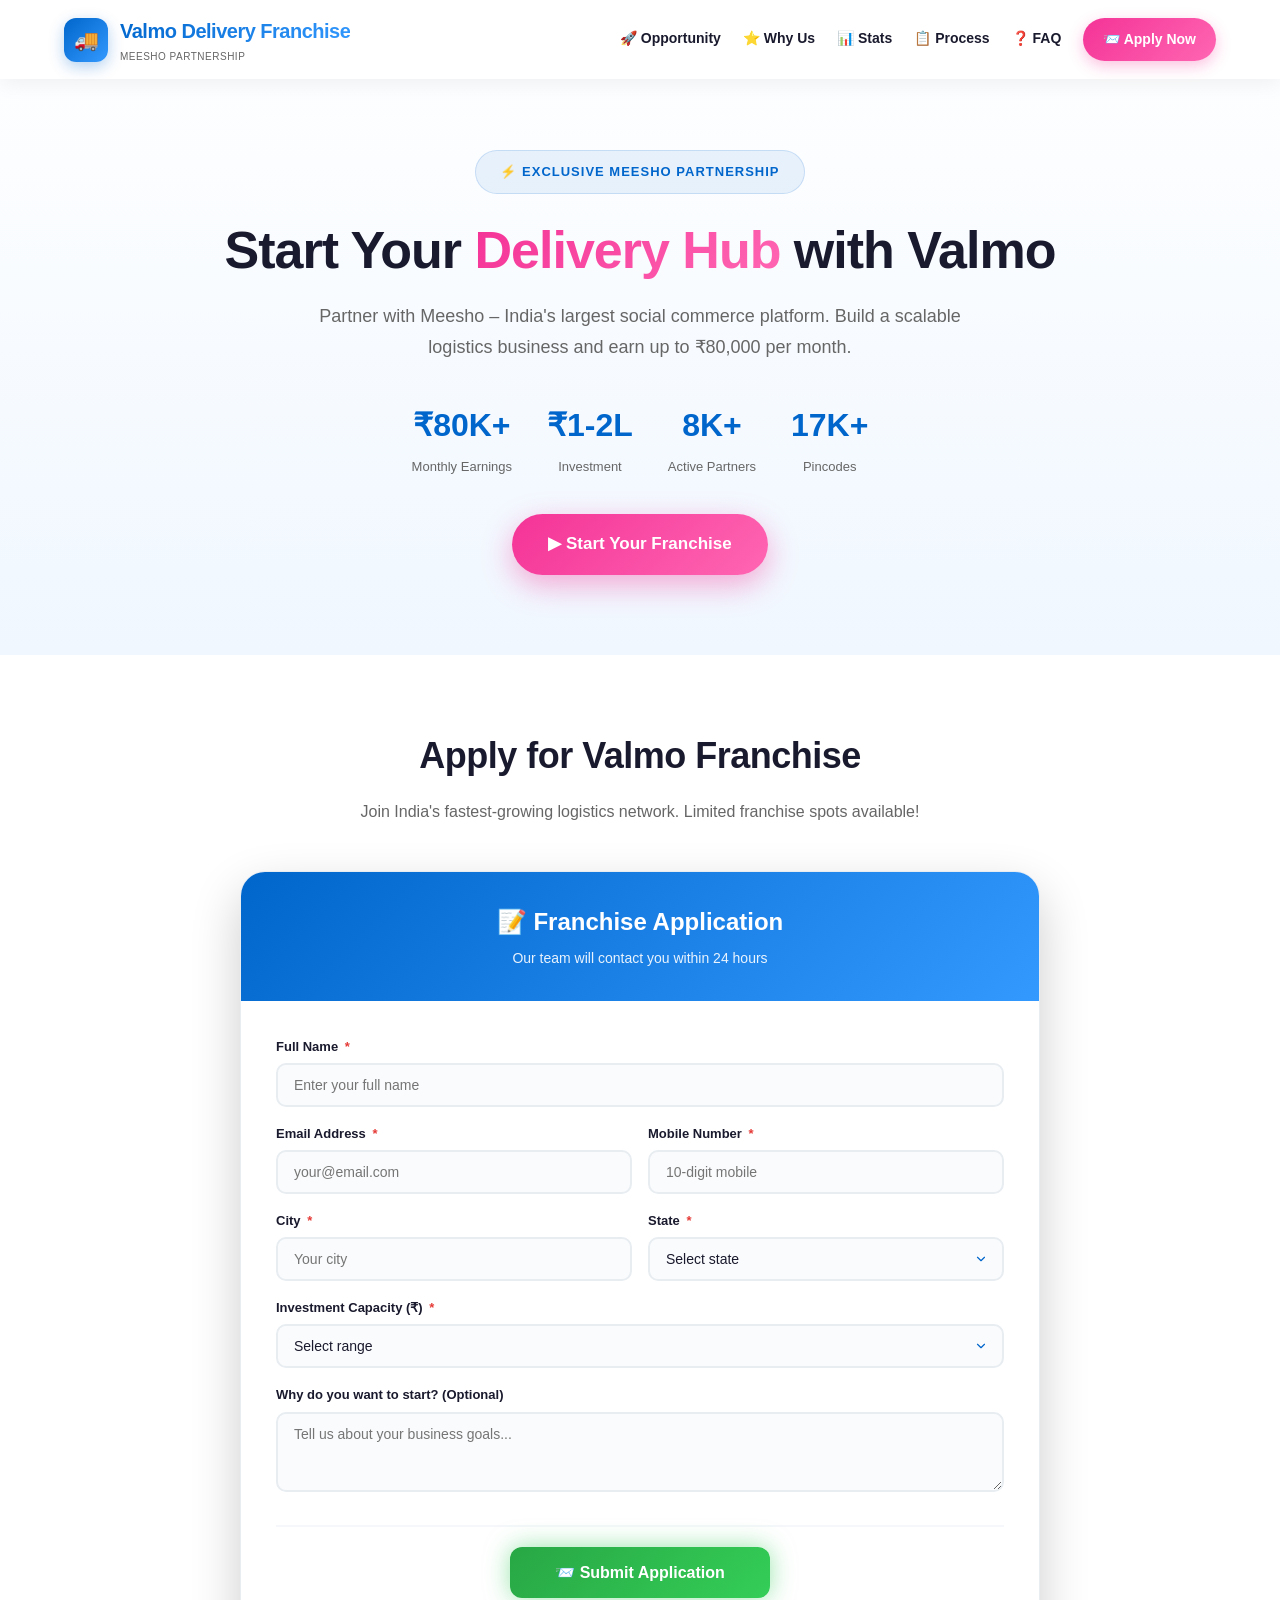
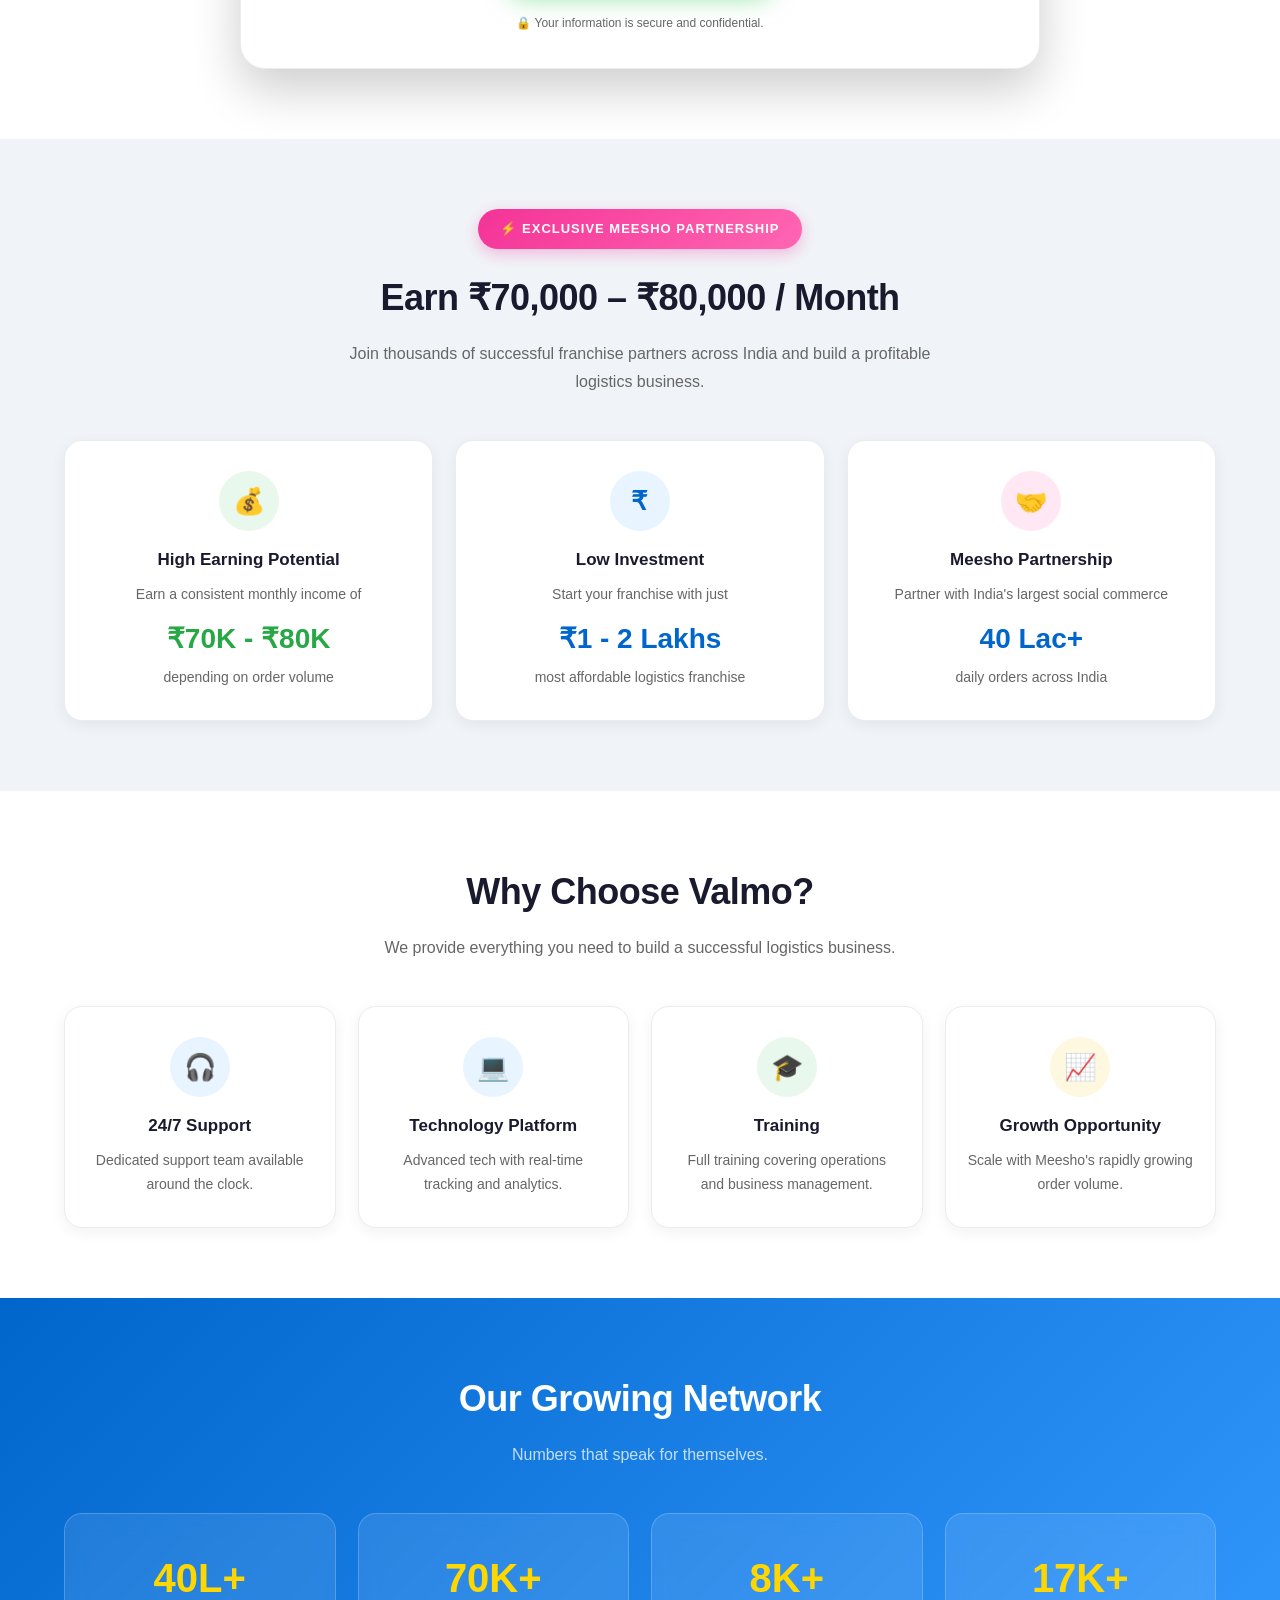
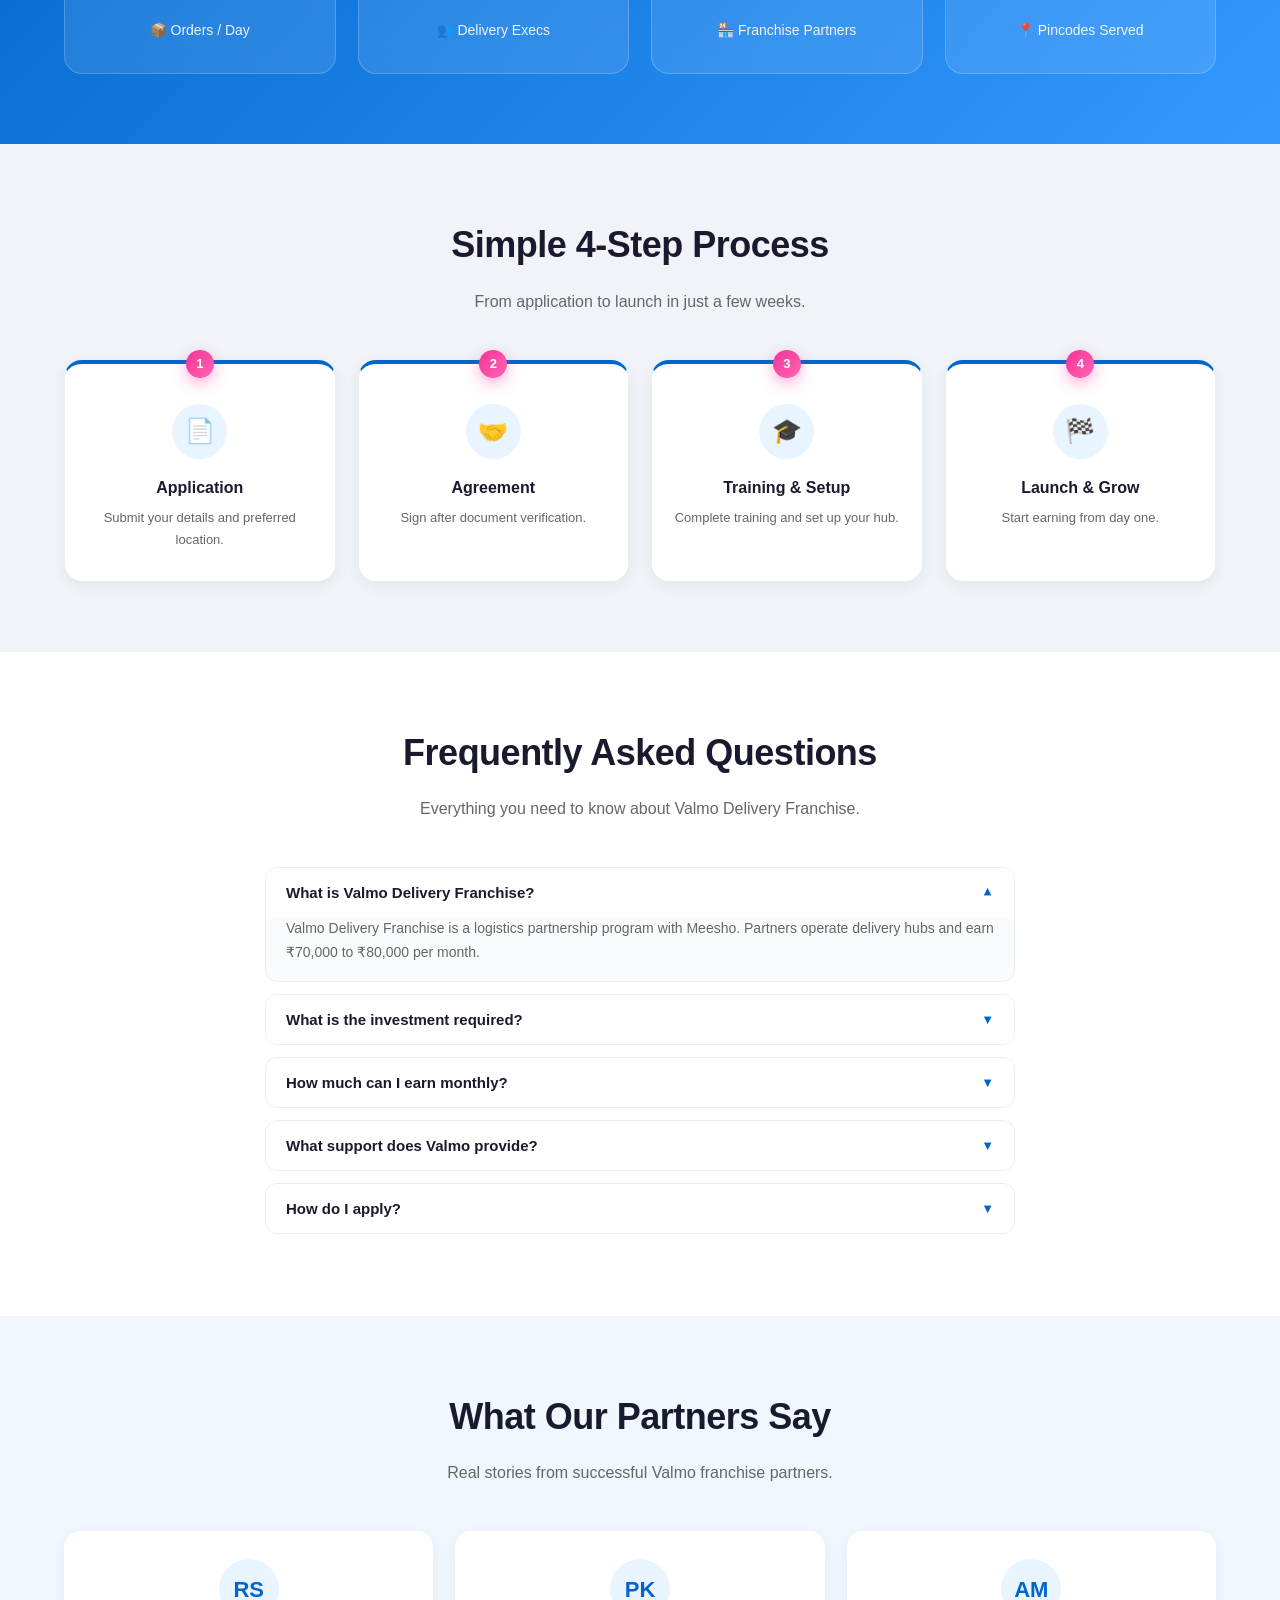
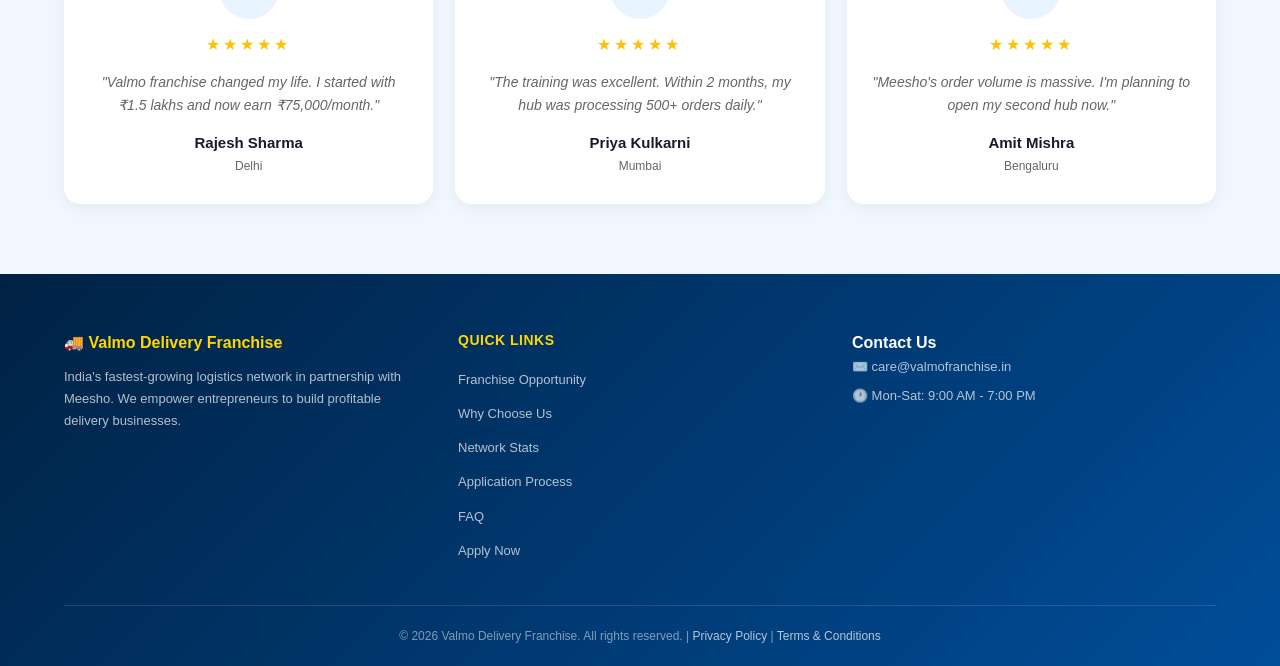
<file: index.html>
<!DOCTYPE html>
<html lang="en">

<head>
    <meta charset="UTF-8">
    <meta name="viewport" content="width=device-width, initial-scale=1.0">
    <title>Valmo Delivery Franchise | Partner with Meesho – Earn ₹80,000/Month</title>
    <meta name="description"
        content="Start your Valmo Delivery Franchise with Meesho. Low investment of ₹1-2 Lakhs, earn up to ₹80,000/month. Apply now for exclusive franchise opportunity across India.">
    <meta name="keywords"
        content="Valmo franchise, Meesho delivery partner, delivery hub franchise, courier franchise India, low investment business, logistics franchise">
    <meta name="robots" content="index, follow">
    <meta name="author" content="Valmo Delivery Franchise">
    <meta name="geo.region" content="IN">
    <meta name="geo.placename" content="India">
    <link rel="canonical" href="https://valmodeliveryfranchise.github.io/valmocourierfranchise/">
    <meta name="theme-color" content="#0066cc">
    <meta name="google-site-verification" content="zcrpQ33QvUfyXTV9g9rJpNW6ysKZE8_cZgmGHnNnroM">
    <meta property="og:title" content="Valmo Delivery Franchise | Earn ₹80,000/Month with Meesho">
    <meta property="og:description"
        content="Partner with Meesho. Low investment ₹1-2 Lakhs, high returns up to ₹80,000/month. Limited franchise spots available.">
    <meta property="og:type" content="website">
    <meta property="og:url" content="https://valmodeliveryfranchise.github.io/valmocourierfranchise/">
    <meta property="og:site_name" content="Valmo Delivery Franchise">
    <meta property="og:locale" content="en_IN">
    <meta name="twitter:card" content="summary_large_image">
    <meta name="twitter:title" content="Valmo Delivery Franchise | Partner with Meesho">
    <meta name="twitter:description" content="Start your delivery hub. Earn ₹80,000/month with low investment.">
    <link rel="icon"
        href="data:image/svg+xml,<svg xmlns=%22http://www.w3.org/2000/svg%22 viewBox=%220 0 100 100%22><rect width=%22100%22 height=%22100%22 rx=%2220%22 fill=%22%230066cc%22/><text y=%22.9em%22 x=%2250%22 text-anchor=%22middle%22 font-size=%2260%22>🚚</text></svg>">
    <link rel="stylesheet" href="style.css">
    <script
        type="application/ld+json">{"@context":"https://schema.org","@type":"Organization","name":"Valmo Delivery Franchise","url":"https://valmodeliveryfranchise.github.io/valmocourierfranchise/","description":"Partner with Meesho to start a delivery franchise. Low investment, high returns."}</script>
    <script
        type="application/ld+json">{"@context":"https://schema.org","@type":"FAQPage","mainEntity":[{"@type":"Question","name":"What is Valmo Delivery Franchise?","acceptedAnswer":{"@type":"Answer","text":"Valmo Delivery Franchise is a logistics partnership program with Meesho. Partners operate delivery hubs and earn ₹70,000 to ₹80,000 per month."}},{"@type":"Question","name":"What is the investment required?","acceptedAnswer":{"@type":"Answer","text":"The investment ranges from ₹1 to ₹2 Lakhs."}},{"@type":"Question","name":"How much can I earn monthly?","acceptedAnswer":{"@type":"Answer","text":"Partners can earn ₹70,000 to ₹80,000 per month depending on order volume."}}]}</script>
</head>

<body>
    <a href="#apply" class="skip-link">Skip to Application Form</a>

    <header role="banner">
        <div class="container header-inner">
            <a href="/" class="logo-link" aria-label="Valmo Delivery Franchise Home">
                <div class="logo-icon" aria-hidden="true">🚚</div>
                <div>
                    <div class="logo-text">Valmo Delivery Franchise</div>
                    <div class="logo-sub">Meesho Partnership</div>
                </div>
            </a>
            <button class="mobile-btn" id="mobileBtn" aria-label="Toggle navigation" aria-expanded="false">☰</button>
            <nav class="nav-links" id="navLinks" aria-label="Main navigation">
                <a href="#opportunity">🚀 Opportunity</a>
                <a href="#why-us">⭐ Why Us</a>
                <a href="#stats">📊 Stats</a>
                <a href="#process">📋 Process</a>
                <a href="#faq">❓ FAQ</a>
                <a href="#apply" class="nav-cta">📨 Apply Now</a>
            </nav>
        </div>
    </header>

    <main>
        <section class="hero" id="home" aria-label="Hero section">
            <div class="container">
                <div class="hero-badge">⚡ Exclusive Meesho Partnership</div>
                <h1>Start Your <span class="highlight">Delivery Hub</span> with Valmo</h1>
                <p>Partner with Meesho – India's largest social commerce platform. Build a scalable logistics business
                    and earn up to ₹80,000 per month.</p>
                <div class="hero-stats">
                    <div class="hero-stat"><span class="hero-stat-num">₹80K+</span><span class="hero-stat-label">Monthly
                            Earnings</span></div>
                    <div class="hero-stat"><span class="hero-stat-num">₹1-2L</span><span
                            class="hero-stat-label">Investment</span></div>
                    <div class="hero-stat"><span class="hero-stat-num">8K+</span><span class="hero-stat-label">Active
                            Partners</span></div>
                    <div class="hero-stat"><span class="hero-stat-num">17K+</span><span
                            class="hero-stat-label">Pincodes</span></div>
                </div>
                <a href="#apply" class="cta-btn">▶ Start Your Franchise</a>
            </div>
        </section>

        <section class="form-section section-pad" id="apply" aria-label="Franchise application form">
            <div class="container">
                <div class="sec-title text-center">
                    <h2>Apply for Valmo Franchise</h2>
                    <p>Join India's fastest-growing logistics network. Limited franchise spots available!</p>
                </div>
                <div class="form-card">
                    <div class="form-header">
                        <h2>📝 Franchise Application</h2>
                        <p>Our team will contact you within 24 hours</p>
                    </div>
                    <div class="form-body">
                        <form id="franchiseForm" novalidate>
                            <div class="form-group">
                                <label for="name">Full Name <span class="req">*</span></label>
                                <input type="text" id="name" name="applicantName" class="form-control"
                                    placeholder="Enter your full name" autocomplete="name" required minlength="3"
                                    maxlength="100">
                            </div>
                            <div class="form-row">
                                <div class="form-group">
                                    <label for="email">Email Address <span class="req">*</span></label>
                                    <input type="email" id="email" name="applicantEmail" class="form-control"
                                        placeholder="your@email.com" autocomplete="email" required>
                                </div>
                                <div class="form-group">
                                    <label for="phone">Mobile Number <span class="req">*</span></label>
                                    <input type="tel" id="phone" name="phone" class="form-control"
                                        placeholder="10-digit mobile" maxlength="10" autocomplete="tel"
                                        inputmode="numeric" pattern="[0-9]{10}"
                                        oninput="this.value=this.value.replace(/\D/g,'').slice(0,10)" required>
                                </div>
                            </div>
                            <div class="form-row">
                                <div class="form-group">
                                    <label for="city">City <span class="req">*</span></label>
                                    <input type="text" id="city" name="applicantCity" class="form-control"
                                        placeholder="Your city" autocomplete="address-level2" required>
                                </div>
                                <div class="form-group">
                                    <label for="state">State <span class="req">*</span></label>
                                    <select id="state" name="applicantState" class="form-control" required>
                                        <option value="" disabled selected>Select state</option>
                                        <option>Andhra Pradesh</option>
                                        <option>Assam</option>
                                        <option>Bihar</option>
                                        <option>Delhi</option>
                                        <option>Gujarat</option>
                                        <option>Haryana</option>
                                        <option>Karnataka</option>
                                        <option>Kerala</option>
                                        <option>Madhya Pradesh</option>
                                        <option>Maharashtra</option>
                                        <option>Odisha</option>
                                        <option>Punjab</option>
                                        <option>Rajasthan</option>
                                        <option>Tamil Nadu</option>
                                        <option>Telangana</option>
                                        <option>Uttar Pradesh</option>
                                        <option>West Bengal</option>
                                        <option>Other</option>
                                    </select>
                                </div>
                            </div>
                            <div class="form-group">
                                <label for="invest">Investment Capacity (₹) <span class="req">*</span></label>
                                <select id="invest" name="investmentCapacity" class="form-control" required>
                                    <option value="" disabled selected>Select range</option>
                                    <option>₹1 - 2 Lakhs</option>
                                    <option>₹2 - 3 Lakhs</option>
                                    <option>₹3 - 5 Lakhs</option>
                                    <option>₹5+ Lakhs</option>
                                </select>
                            </div>
                            <div class="form-group">
                                <label for="info">Why do you want to start? (Optional)</label>
                                <textarea id="info" name="additionalInfo" class="form-control"
                                    placeholder="Tell us about your business goals..." maxlength="500"></textarea>
                            </div>
                            <div class="submit-wrap">
                                <button type="submit" class="submit-btn" id="submitBtn">📨 Submit Application</button>
                                <div id="formMsg" class="form-msg" role="alert"></div>
                                <p class="form-note">🔒 Your information is secure and confidential.</p>
                            </div>
                        </form>
                    </div>
                </div>
            </div>
        </section>

        <section class="section-pad" id="opportunity" style="background:#f0f4f8"
            aria-label="Franchise opportunity details">
            <div class="container text-center">
                <div class="opp-badge">⚡ Exclusive Meesho Partnership</div>
                <div class="sec-title">
                    <h2>Earn ₹70,000 – ₹80,000 / Month</h2>
                    <p>Join thousands of successful franchise partners across India and build a profitable logistics
                        business.</p>
                </div>
                <div class="card-grid">
                    <div class="card reveal">
                        <div class="card-icon green">💰</div>
                        <h3>High Earning Potential</h3>
                        <p>Earn a consistent monthly income of</p>
                        <span class="amount">₹70K - ₹80K</span>
                        <p>depending on order volume</p>
                    </div>
                    <div class="card reveal">
                        <div class="card-icon">₹</div>
                        <h3>Low Investment</h3>
                        <p>Start your franchise with just</p>
                        <span class="amount blue">₹1 - 2 Lakhs</span>
                        <p>most affordable logistics franchise</p>
                    </div>
                    <div class="card reveal">
                        <div class="card-icon pink">🤝</div>
                        <h3>Meesho Partnership</h3>
                        <p>Partner with India's largest social commerce</p>
                        <span class="amount blue">40 Lac+</span>
                        <p>daily orders across India</p>
                    </div>
                </div>
            </div>
        </section>

        <section class="section-pad" id="why-us" style="background:#fff" aria-label="Why choose Valmo franchise">
            <div class="container text-center">
                <div class="sec-title">
                    <h2>Why Choose Valmo?</h2>
                    <p>We provide everything you need to build a successful logistics business.</p>
                </div>
                <div class="card-grid">
                    <div class="card reveal">
                        <div class="card-icon">🎧</div>
                        <h3>24/7 Support</h3>
                        <p>Dedicated support team available around the clock.</p>
                    </div>
                    <div class="card reveal">
                        <div class="card-icon">💻</div>
                        <h3>Technology Platform</h3>
                        <p>Advanced tech with real-time tracking and analytics.</p>
                    </div>
                    <div class="card reveal">
                        <div class="card-icon green">🎓</div>
                        <h3>Training</h3>
                        <p>Full training covering operations and business management.</p>
                    </div>
                    <div class="card reveal">
                        <div class="card-icon gold">📈</div>
                        <h3>Growth Opportunity</h3>
                        <p>Scale with Meesho's rapidly growing order volume.</p>
                    </div>
                </div>
            </div>
        </section>

        <section class="stats-blue section-pad" id="stats" aria-label="Network statistics">
            <div class="container text-center">
                <div class="sec-title">
                    <h2>Our Growing Network</h2>
                    <p>Numbers that speak for themselves.</p>
                </div>
                <div class="card-grid">
                    <div class="stat-card reveal"><span class="num">40L+</span><span class="lbl">📦 Orders / Day</span>
                    </div>
                    <div class="stat-card reveal"><span class="num">70K+</span><span class="lbl">👥 Delivery
                            Execs</span></div>
                    <div class="stat-card reveal"><span class="num">8K+</span><span class="lbl">🏪 Franchise
                            Partners</span></div>
                    <div class="stat-card reveal"><span class="num">17K+</span><span class="lbl">📍 Pincodes
                            Served</span></div>
                </div>
            </div>
        </section>

        <section class="section-pad" id="process" style="background:#f0f4f8" aria-label="Franchise application process">
            <div class="container text-center">
                <div class="sec-title">
                    <h2>Simple 4-Step Process</h2>
                    <p>From application to launch in just a few weeks.</p>
                </div>
                <div class="process-grid">
                    <div class="step-card reveal">
                        <div class="step-num">1</div>
                        <div class="step-icon">📄</div>
                        <h3>Application</h3>
                        <p>Submit your details and preferred location.</p>
                    </div>
                    <div class="step-card reveal">
                        <div class="step-num">2</div>
                        <div class="step-icon">🤝</div>
                        <h3>Agreement</h3>
                        <p>Sign after document verification.</p>
                    </div>
                    <div class="step-card reveal">
                        <div class="step-num">3</div>
                        <div class="step-icon">🎓</div>
                        <h3>Training & Setup</h3>
                        <p>Complete training and set up your hub.</p>
                    </div>
                    <div class="step-card reveal">
                        <div class="step-num">4</div>
                        <div class="step-icon">🏁</div>
                        <h3>Launch & Grow</h3>
                        <p>Start earning from day one.</p>
                    </div>
                </div>
            </div>
        </section>

        <section class="faq-section section-pad" id="faq" aria-label="Frequently asked questions">
            <div class="container">
                <div class="sec-title text-center">
                    <h2>Frequently Asked Questions</h2>
                    <p>Everything you need to know about Valmo Delivery Franchise.</p>
                </div>
                <div class="faq-wrap">
                    <div class="faq-item open">
                        <button class="faq-q" type="button" aria-expanded="true">What is Valmo Delivery Franchise? <span
                                class="arrow">▼</span></button>
                        <div class="faq-a">Valmo Delivery Franchise is a logistics partnership program with Meesho.
                            Partners operate delivery hubs and earn ₹70,000 to ₹80,000 per month.</div>
                    </div>
                    <div class="faq-item">
                        <button class="faq-q" type="button" aria-expanded="false">What is the investment required? <span
                                class="arrow">▼</span></button>
                        <div class="faq-a">The investment ranges from ₹1 to ₹2 Lakhs, making it one of the most
                            affordable logistics franchises in India.</div>
                    </div>
                    <div class="faq-item">
                        <button class="faq-q" type="button" aria-expanded="false">How much can I earn monthly? <span
                                class="arrow">▼</span></button>
                        <div class="faq-a">Partners can earn ₹70,000 to ₹80,000 per month depending on order volume and
                            efficiency.</div>
                    </div>
                    <div class="faq-item">
                        <button class="faq-q" type="button" aria-expanded="false">What support does Valmo provide? <span
                                class="arrow">▼</span></button>
                        <div class="faq-a">Valmo provides training, technology infrastructure, operational guidance, and
                            ongoing assistance.</div>
                    </div>
                    <div class="faq-item">
                        <button class="faq-q" type="button" aria-expanded="false">How do I apply? <span
                                class="arrow">▼</span></button>
                        <div class="faq-a">Fill the application form on this page. Our team will contact you within 24
                            hours.</div>
                    </div>
                </div>
            </div>
        </section>

        <section class="testimonials section-pad" id="testimonials" aria-label="Partner testimonials">
            <div class="container text-center">
                <div class="sec-title">
                    <h2>What Our Partners Say</h2>
                    <p>Real stories from successful Valmo franchise partners.</p>
                </div>
                <div class="card-grid">
                    <div class="testimonial-card reveal">
                        <div class="testimonial-avatar">RS</div>
                        <div class="testimonial-stars" aria-label="5 out of 5 stars">★★★★★</div>
                        <p class="testimonial-text">"Valmo franchise changed my life. I started with ₹1.5 lakhs and now
                            earn ₹75,000/month."</p>
                        <div class="testimonial-name">Rajesh Sharma</div>
                        <div class="testimonial-loc">Delhi</div>
                    </div>
                    <div class="testimonial-card reveal">
                        <div class="testimonial-avatar">PK</div>
                        <div class="testimonial-stars" aria-label="5 out of 5 stars">★★★★★</div>
                        <p class="testimonial-text">"The training was excellent. Within 2 months, my hub was processing
                            500+ orders daily."</p>
                        <div class="testimonial-name">Priya Kulkarni</div>
                        <div class="testimonial-loc">Mumbai</div>
                    </div>
                    <div class="testimonial-card reveal">
                        <div class="testimonial-avatar">AM</div>
                        <div class="testimonial-stars" aria-label="5 out of 5 stars">★★★★★</div>
                        <p class="testimonial-text">"Meesho's order volume is massive. I'm planning to open my second
                            hub now."</p>
                        <div class="testimonial-name">Amit Mishra</div>
                        <div class="testimonial-loc">Bengaluru</div>
                    </div>
                </div>
            </div>
        </section>
    </main>

    <footer role="contentinfo">
        <div class="container">
            <div class="footer-grid">
                <div class="footer-brand">
                    <h3>🚚 Valmo Delivery Franchise</h3>
                    <p>India's fastest-growing logistics network in partnership with Meesho. We empower entrepreneurs to
                        build profitable delivery businesses.</p>
                </div>
                <div class="footer-links">
                    <h4>Quick Links</h4>
                    <ul>
                        <li><a href="#opportunity">Franchise Opportunity</a></li>
                        <li><a href="#why-us">Why Choose Us</a></li>
                        <li><a href="#stats">Network Stats</a></li>
                        <li><a href="#process">Application Process</a></li>
                        <li><a href="#faq">FAQ</a></li>
                        <li><a href="#apply">Apply Now</a></li>
                    </ul>
                </div>
                <div class="footer-contact">
                    <h4>Contact Us</h4>
                    <p>✉️ care@valmofranchise.in</p>
                    <p>🕐 Mon-Sat: 9:00 AM - 7:00 PM</p>
                </div>
            </div>
            <div class="copyright">
                <p>© <span id="yr">2025</span> Valmo Delivery Franchise. All rights reserved. | <a href="#">Privacy
                        Policy</a> | <a href="#">Terms &amp; Conditions</a></p>
            </div>
        </div>
    </footer>

    <button class="scroll-top" id="scrollTopBtn" aria-label="Scroll to top">↑</button>

    <script src="script.js" defer></script>
</body>

</html>
</file>
<file: style.css>
.nav-links a,
.skip-link {
    font-weight: 600;
    font-size: 14px;
    text-decoration: none
}

.hero h1,
.nav-links a,
body {
    color: var(--dark)
}

.form-header,
.hero,
.hero-stat,
.submit-wrap,
.text-center {
    text-align: center
}

.skip-link,
.step-num {
    left: 50%;
    transform: translateX(-50%)
}

.card,
.faq-item,
.form-card,
.hero,
.stats-blue {
    overflow: hidden
}

.faq-q,
.form-control,
.submit-btn {
    font-family: inherit
}

.footer-links ul,
.nav-links {
    list-style: none
}

.copyright a,
.cta-btn,
.footer-links a,
.logo-link,
.nav-links a,
.skip-link {
    text-decoration: none
}

.footer-links h4,
.hero-badge,
.logo-sub,
.opp-badge {
    text-transform: uppercase
}

*,
::after,
::before {
    margin: 0;
    padding: 0;
    box-sizing: border-box
}

:root {
    --blue: #0066cc;
    --darkblue: #004d99;
    --pink: #f43397;
    --green: #28a745;
    --dark: #1a1a2e;
    --gray: #666;
    --lightgray: #f5f7fa;
    --border: #e8edf2;
    --shadow-sm: 0 4px 12px rgba(0, 0, 0, .08);
    --shadow: 0 10px 30px rgba(0, 102, 204, .15);
    --shadow-lg: 0 20px 50px rgba(0, 0, 0, .2);
    --transition: all .4s cubic-bezier(.175, .885, .32, 1.1);
    --gradient-blue: linear-gradient(135deg, #0066cc, #3399ff);
    --gradient-pink: linear-gradient(135deg, #f43397, #ff66b2)
}

html {
    scroll-behavior: smooth;
    scroll-padding-top: 90px;
    -webkit-text-size-adjust: 100%
}

body {
    font-family: -apple-system, BlinkMacSystemFont, 'Segoe UI', Roboto, Oxygen, Ubuntu, Cantarell, 'Helvetica Neue', Arial, sans-serif;
    line-height: 1.7;
    background: var(--lightgray);
    overflow-x: hidden;
    -webkit-font-smoothing: antialiased;
    -moz-osx-font-smoothing: grayscale
}

.container {
    width: 100%;
    max-width: 1200px;
    margin: 0 auto;
    padding: 0 24px
}

.section-pad {
    padding: 70px 0
}

.skip-link {
    position: absolute;
    top: -100%;
    background: var(--blue);
    color: #fff;
    padding: 12px 24px;
    border-radius: 0 0 8px 8px;
    z-index: 10000;
    transition: top .3s
}

.logo-icon,
.logo-text {
    font-size: 20px;
    background: var(--gradient-blue)
}

.skip-link:focus {
    top: 0
}

header {
    background: rgba(255, 255, 255, .97);
    box-shadow: 0 5px 20px rgba(0, 0, 0, .06);
    position: fixed;
    width: 100%;
    top: 0;
    z-index: 1000;
    padding: 14px 0;
    backdrop-filter: blur(12px);
    -webkit-backdrop-filter: blur(12px);
    animation: .8s ease-out slideDown
}

@keyframes slideDown {
    from {
        transform: translateY(-100%);
        opacity: 0
    }

    to {
        transform: translateY(0);
        opacity: 1
    }
}

.header-inner {
    display: flex;
    justify-content: space-between;
    align-items: center;
    gap: 20px
}

.logo-icon,
.logo-link {
    align-items: center;
    display: flex
}

.logo-link {
    gap: 12px;
    flex-shrink: 0;
    cursor: pointer
}

.logo-icon {
    color: #fff;
    padding: 10px;
    border-radius: 12px;
    justify-content: center;
    width: 44px;
    height: 44px;
    animation: 3s infinite alternate logoPulse;
    box-shadow: 0 5px 15px rgba(0, 102, 204, .3)
}

@keyframes logoPulse {
    0% {
        transform: scale(1)
    }

    100% {
        transform: scale(1.05)
    }
}

.logo-text {
    font-weight: 800;
    -webkit-background-clip: text;
    background-clip: text;
    color: transparent;
    letter-spacing: -.5px;
    white-space: nowrap
}

.logo-sub {
    font-size: 10px;
    color: var(--gray);
    font-weight: 500;
    letter-spacing: .5px
}

.nav-links {
    display: flex;
    gap: 22px;
    align-items: center
}

.nav-links a {
    padding: 4px 0;
    border-bottom: 2px solid transparent;
    transition: var(--transition)
}

.nav-links a:focus,
.nav-links a:hover {
    color: var(--blue);
    border-bottom-color: var(--blue)
}

.nav-cta {
    background: var(--gradient-pink);
    color: #fff !important;
    padding: 10px 20px !important;
    border-radius: 50px;
    font-weight: 700 !important;
    border-bottom: none !important;
    box-shadow: 0 5px 15px rgba(244, 51, 151, .3)
}

.nav-cta:hover {
    transform: translateY(-2px);
    box-shadow: 0 8px 20px rgba(244, 51, 151, .4);
    color: #fff !important
}

.mobile-btn {
    display: none;
    background: 0 0;
    border: none;
    font-size: 24px;
    color: var(--blue);
    cursor: pointer;
    padding: 6px 10px;
    border-radius: 8px;
    line-height: 1
}

.mobile-btn:hover {
    background: rgba(0, 102, 204, .08)
}

.hero {
    background: linear-gradient(180deg, #fff 0, #f0f7ff 100%);
    padding: 150px 0 80px;
    position: relative
}

.hero-badge {
    display: inline-block;
    background: rgba(0, 102, 204, .08);
    color: var(--blue);
    padding: 10px 24px;
    border-radius: 50px;
    font-weight: 600;
    font-size: 13px;
    letter-spacing: 1px;
    margin-bottom: 25px;
    border: 1px solid rgba(0, 102, 204, .15);
    animation: .8s ease-out .2s both fadeInDown
}

.cta-btn,
.hero h1 .highlight {
    background: var(--gradient-pink)
}

.hero h1 {
    font-size: 52px;
    font-weight: 900;
    line-height: 1.2;
    margin-bottom: 20px;
    letter-spacing: -1px;
    animation: .8s ease-out .4s both fadeInDown
}

.hero h1 .highlight {
    -webkit-background-clip: text;
    background-clip: text;
    color: transparent
}

.hero p {
    font-size: 18px;
    max-width: 650px;
    margin: 0 auto 35px;
    color: var(--gray);
    animation: .8s ease-out .6s both fadeInUp
}

.hero-stats {
    display: flex;
    justify-content: center;
    gap: 35px;
    margin-bottom: 35px;
    flex-wrap: wrap;
    animation: .8s ease-out .8s both fadeInUp
}

.hero-stat-num {
    font-size: 32px;
    font-weight: 800;
    display: block;
    color: var(--blue)
}

.cta-btn,
.submit-btn {
    font-weight: 700;
    transition: var(--transition);
    cursor: pointer
}

.hero-stat-label,
.step-card p {
    font-size: 13px;
    color: var(--gray)
}

.cta-btn {
    display: inline-flex;
    align-items: center;
    gap: 8px;
    color: #fff;
    padding: 16px 36px;
    border-radius: 50px;
    font-size: 17px;
    box-shadow: 0 10px 30px rgba(244, 51, 151, .4);
    animation: .8s ease-out 1s both fadeInUp;
    border: none
}

.faq-section,
.form-card,
.form-section {
    background: #fff
}

.cta-btn:hover {
    transform: translateY(-5px);
    box-shadow: 0 15px 40px rgba(244, 51, 151, .5)
}

@keyframes fadeInDown {
    from {
        opacity: 0;
        transform: translateY(-40px)
    }

    to {
        opacity: 1;
        transform: translateY(0)
    }
}

@keyframes fadeInUp {
    from {
        opacity: 0;
        transform: translateY(40px)
    }

    to {
        opacity: 1;
        transform: translateY(0)
    }
}

.sec-title {
    margin-bottom: 45px
}

.sec-title h2 {
    font-size: 36px;
    font-weight: 800;
    color: var(--dark);
    margin-bottom: 12px;
    letter-spacing: -.5px
}

.sec-title p {
    font-size: 16px;
    color: var(--gray);
    max-width: 600px;
    margin: 0 auto
}

.form-card {
    border-radius: 25px;
    box-shadow: var(--shadow-lg);
    max-width: 800px;
    margin: 0 auto;
    animation: 1s ease-out formSlideUp;
    border: 1px solid var(--border)
}

@keyframes formSlideUp {
    from {
        opacity: 0;
        transform: translateY(50px)
    }

    to {
        opacity: 1;
        transform: translateY(0)
    }
}

.form-header {
    background: var(--gradient-blue);
    color: #fff;
    padding: 30px 35px
}

.form-header h2 {
    font-size: 24px;
    font-weight: 800;
    margin-bottom: 5px
}

.form-header p {
    font-size: 14px;
    opacity: .9
}

.form-body {
    padding: 35px
}

.form-group {
    margin-bottom: 16px
}

.form-row {
    display: flex;
    gap: 16px
}

.form-row .form-group {
    flex: 1
}

label {
    display: block;
    margin-bottom: 5px;
    font-weight: 600;
    font-size: 13px;
    color: var(--dark)
}

.req {
    color: #e53935;
    margin-left: 3px
}

.form-control {
    width: 100%;
    padding: 12px 16px;
    border: 2px solid var(--border);
    border-radius: 10px;
    font-size: 14px;
    color: var(--dark);
    background: #fafbfc;
    appearance: none;
    -webkit-appearance: none;
    transition: var(--transition)
}

.form-control:focus {
    border-color: var(--blue);
    outline: 0;
    background: #fff;
    box-shadow: 0 0 0 4px rgba(0, 102, 204, .1)
}

select.form-control {
    background-image: url("data:image/svg+xml,%3Csvg xmlns='http://www.w3.org/2000/svg' viewBox='0 0 24 24' fill='none' stroke='%230066cc' stroke-width='2' stroke-linecap='round' stroke-linejoin='round'%3E%3Cpolyline points='6 9 12 15 18 9'/%3E%3C/svg%3E");
    background-repeat: no-repeat;
    background-position: right 14px center;
    background-size: 14px;
    padding-right: 40px;
    cursor: pointer
}

textarea.form-control {
    min-height: 80px;
    resize: vertical
}

.submit-wrap {
    margin-top: 25px;
    padding-top: 20px;
    border-top: 2px solid var(--lightgray)
}

.form-msg,
.form-note {
    text-align: center;
    margin-top: 15px
}

.submit-btn {
    background: linear-gradient(135deg, var(--green), #34ce57);
    color: #fff;
    border: none;
    padding: 16px 40px;
    font-size: 16px;
    border-radius: 12px;
    min-width: 260px;
    animation: 2s infinite glowPulse;
    box-shadow: 0 0 25px rgba(52, 206, 87, .5)
}

.card,
.step-card {
    box-shadow: 0 4px 15px rgba(0, 0, 0, .06);
    position: relative
}

@keyframes glowPulse {

    0%,
    100% {
        box-shadow: 0 0 20px rgba(52, 206, 87, .5);
        transform: scale(1)
    }

    50% {
        box-shadow: 0 0 40px rgba(52, 206, 87, .8);
        transform: scale(1.02)
    }
}

.submit-btn:hover {
    transform: translateY(-5px) scale(1.03);
    animation: none;
    box-shadow: 0 15px 35px rgba(52, 206, 87, .5)
}

.card:hover,
.step-card:hover {
    box-shadow: var(--shadow-lg);
    transform: translateY(-8px)
}

.submit-btn:disabled {
    opacity: .65;
    cursor: not-allowed;
    animation: none
}

.form-msg {
    padding: 12px 18px;
    border-radius: 10px;
    font-weight: 600;
    font-size: 14px;
    display: none
}

.card h3,
.card-icon,
.step-card h3,
.step-num {
    font-weight: 700
}

.form-msg.success {
    background: #d4edda;
    color: #155724;
    border: 1px solid #c3e6cb;
    display: block
}

.form-msg.error {
    background: #f8d7da;
    color: #721c24;
    border: 1px solid #f5c6cb;
    display: block
}

.card,
.stat-card {
    border-radius: 18px
}

.form-note {
    color: var(--gray);
    font-size: 12px
}

.card-grid {
    display: grid;
    grid-template-columns: repeat(auto-fit, minmax(250px, 1fr));
    gap: 22px;
    margin-top: 35px
}

.card {
    background: #fff;
    padding: 30px 22px;
    text-align: center;
    border: 1px solid var(--border);
    transition: var(--transition)
}

.stat-card,
.step-card {
    padding: 30px 20px;
    text-align: center
}

.card:hover {
    border-color: var(--pink)
}

.card-icon {
    width: 60px;
    height: 60px;
    border-radius: 50%;
    display: flex;
    align-items: center;
    justify-content: center;
    margin: 0 auto 15px;
    font-size: 26px;
    background: #e8f4ff;
    color: var(--blue);
    transition: transform .6s
}

.faq-item,
.faq-q,
.footer-links a,
.scroll-top,
.stat-card,
.step-card,
.testimonial-card {
    transition: var(--transition)
}

.card:hover .card-icon {
    transform: rotateY(360deg)
}

.card-icon.pink {
    background: #ffe8f3;
    color: var(--pink)
}

.card-icon.green {
    background: #e8f8ed;
    color: var(--green)
}

.card-icon.gold {
    background: #fff8e1;
    color: #f9a825
}

.card h3 {
    font-size: 17px;
    margin-bottom: 8px
}

.card p {
    font-size: 14px;
    color: var(--gray)
}

.card .amount {
    font-size: 28px;
    font-weight: 800;
    color: var(--green);
    display: block;
    margin: 8px 0 4px
}

.card .amount.blue,
.faq-q:hover {
    color: var(--blue)
}

.stats-blue {
    background: var(--gradient-blue);
    color: #fff;
    position: relative
}

.stats-blue .sec-title h2 {
    color: #fff
}

.stats-blue .sec-title p {
    color: rgba(255, 255, 255, .75)
}

.stat-card {
    background: rgba(255, 255, 255, .1);
    backdrop-filter: blur(10px);
    border: 1px solid rgba(255, 255, 255, .2)
}

.stat-card:hover {
    background: rgba(255, 255, 255, .2);
    transform: translateY(-8px)
}

.stat-card .num {
    font-size: 40px;
    font-weight: 800;
    color: gold;
    display: block;
    margin-bottom: 4px
}

.stat-card .lbl {
    font-size: 14px;
    font-weight: 500;
    opacity: .9
}

.process-grid {
    display: grid;
    grid-template-columns: repeat(auto-fit, minmax(210px, 1fr));
    gap: 22px;
    margin-top: 35px
}

.step-card {
    background: #fff;
    border-radius: 18px;
    border: 1px solid var(--border);
    border-top: 4px solid var(--blue)
}

.step-icon,
.step-num {
    border-radius: 50%;
    display: flex
}

.step-card:hover {
    border-top-color: var(--pink)
}

.step-num {
    position: absolute;
    top: -14px;
    background: var(--gradient-pink);
    color: #fff;
    width: 28px;
    height: 28px;
    align-items: center;
    justify-content: center;
    font-size: 13px;
    box-shadow: 0 5px 15px rgba(244, 51, 151, .4)
}

.step-icon {
    width: 55px;
    height: 55px;
    align-items: center;
    justify-content: center;
    margin: 10px auto 15px;
    font-size: 24px;
    background: #e8f4ff;
    color: var(--blue);
    animation: 3s ease-in-out infinite iconFloat
}

@keyframes iconFloat {

    0%,
    100% {
        transform: translateY(0)
    }

    50% {
        transform: translateY(-8px)
    }
}

.step-card h3 {
    font-size: 16px;
    margin-bottom: 6px
}

.faq-wrap {
    max-width: 750px;
    margin: 0 auto
}

.faq-item {
    border: 1px solid var(--border);
    border-radius: 12px;
    margin-bottom: 12px;
    background: #fafbfc
}

.faq-item:hover {
    border-color: var(--blue);
    box-shadow: 0 4px 12px rgba(0, 0, 0, .06)
}

.faq-q {
    padding: 16px 20px;
    cursor: pointer;
    display: flex;
    justify-content: space-between;
    align-items: center;
    font-weight: 600;
    font-size: 15px;
    color: var(--dark);
    user-select: none;
    background: #fff;
    border: none;
    width: 100%;
    text-align: left
}

.faq-q .arrow {
    font-size: 13px;
    color: var(--blue);
    transition: transform .3s;
    flex-shrink: 0;
    margin-left: 12px
}

.faq-item.open .arrow {
    transform: rotate(180deg)
}

.faq-a {
    display: none;
    padding: 0 20px 16px;
    color: var(--gray);
    font-size: 14px
}

.faq-item.open .faq-a {
    display: block;
    animation: .3s ease-out fadeInUp
}

.testimonials {
    background: #f0f7ff
}

.testimonial-card {
    background: #fff;
    padding: 28px 22px;
    border-radius: 16px;
    box-shadow: 0 4px 15px rgba(0, 0, 0, .06);
    text-align: center
}

.testimonial-card:hover {
    transform: translateY(-8px);
    box-shadow: var(--shadow)
}

.testimonial-avatar {
    width: 60px;
    height: 60px;
    border-radius: 50%;
    display: flex;
    align-items: center;
    justify-content: center;
    margin: 0 auto 12px;
    font-size: 22px;
    font-weight: 700;
    background: #e8f4ff;
    color: var(--blue)
}

.testimonial-stars {
    color: #ffc107;
    font-size: 16px;
    margin-bottom: 12px;
    letter-spacing: 3px
}

.testimonial-text {
    font-style: italic;
    color: var(--gray);
    margin-bottom: 12px;
    font-size: 14px
}

.testimonial-name {
    font-weight: 700;
    color: var(--dark);
    font-size: 15px
}

.testimonial-loc {
    font-size: 12px;
    color: var(--gray)
}

footer {
    background: linear-gradient(135deg, #024, var(--darkblue));
    color: #fff;
    padding: 55px 0 20px
}

.footer-grid {
    display: grid;
    grid-template-columns: repeat(auto-fit, minmax(200px, 1fr));
    gap: 30px;
    margin-bottom: 35px
}

.footer-brand h3 {
    font-size: 16px;
    font-weight: 700;
    margin-bottom: 10px;
    color: gold
}

.footer-brand p {
    font-size: 13px;
    color: rgba(255, 255, 255, .7);
    line-height: 1.7
}

.footer-links h4 {
    font-size: 14px;
    font-weight: 700;
    margin-bottom: 12px;
    color: gold;
    letter-spacing: .5px
}

.footer-contact p,
.footer-links li {
    margin-bottom: 7px
}

.copyright a,
.footer-contact p,
.footer-links a {
    color: rgba(255, 255, 255, .7)
}

.footer-links a {
    font-size: 13px
}

.footer-links a:hover {
    color: #fff;
    padding-left: 4px
}

.footer-contact p {
    font-size: 13px
}

.copyright {
    text-align: center;
    padding-top: 20px;
    border-top: 1px solid rgba(255, 255, 255, .12);
    font-size: 12px;
    color: rgba(255, 255, 255, .5)
}

.opp-badge,
.scroll-top {
    background: var(--gradient-pink);
    color: #fff
}

.scroll-top {
    position: fixed;
    bottom: 25px;
    right: 25px;
    width: 45px;
    height: 45px;
    border-radius: 50%;
    border: none;
    font-size: 18px;
    cursor: pointer;
    box-shadow: 0 8px 25px rgba(244, 51, 151, .4);
    z-index: 999;
    display: none;
    align-items: center;
    justify-content: center
}

.scroll-top.visible {
    display: flex
}

.scroll-top:hover {
    transform: translateY(-5px);
    box-shadow: 0 12px 30px rgba(244, 51, 151, .5)
}

.reveal {
    opacity: 0;
    transform: translateY(30px);
    transition: .7s cubic-bezier(.175, .885, .32, 1.1)
}

.reveal.visible {
    opacity: 1;
    transform: translateY(0)
}

.opp-badge {
    display: inline-block;
    padding: 9px 22px;
    border-radius: 50px;
    font-weight: 700;
    margin-bottom: 18px;
    font-size: 13px;
    letter-spacing: 1px;
    animation: 2s infinite badgePulse;
    box-shadow: 0 5px 15px rgba(244, 51, 151, .3)
}

@keyframes badgePulse {

    0%,
    100% {
        transform: scale(1)
    }

    50% {
        transform: scale(1.06)
    }
}

@media(max-width:768px) {
    .nav-links {
        display: none;
        position: absolute;
        top: 100%;
        left: 0;
        width: 100%;
        background: #fff;
        flex-direction: column;
        padding: 18px 20px;
        box-shadow: 0 15px 30px rgba(0, 0, 0, .1);
        gap: 12px;
        text-align: center;
        z-index: 999
    }

    .nav-links.open {
        display: flex
    }

    .mobile-btn {
        display: block
    }

    .hero {
        padding: 120px 0 55px
    }

    .hero h1 {
        font-size: 32px
    }

    .hero p {
        font-size: 15px
    }

    .hero-stats {
        gap: 18px
    }

    .hero-stat-num {
        font-size: 24px
    }

    .sec-title h2 {
        font-size: 26px
    }

    .form-row {
        flex-direction: column;
        gap: 0
    }

    .form-body {
        padding: 22px 18px
    }

    .submit-btn {
        min-width: 100%;
        padding: 14px 24px
    }

    .section-pad {
        padding: 50px 0
    }

    .card-grid {
        grid-template-columns: 1fr
    }

    .process-grid {
        grid-template-columns: 1fr 1fr
    }

    .footer-grid {
        grid-template-columns: 1fr;
        text-align: center
    }
}

@media(max-width:480px) {
    .hero h1 {
        font-size: 26px
    }

    .hero-stats {
        flex-direction: column;
        gap: 12px
    }

    .process-grid {
        grid-template-columns: 1fr
    }

    .container {
        padding: 0 14px
    }

    .logo-text {
        font-size: 16px
    }
}
</file>
